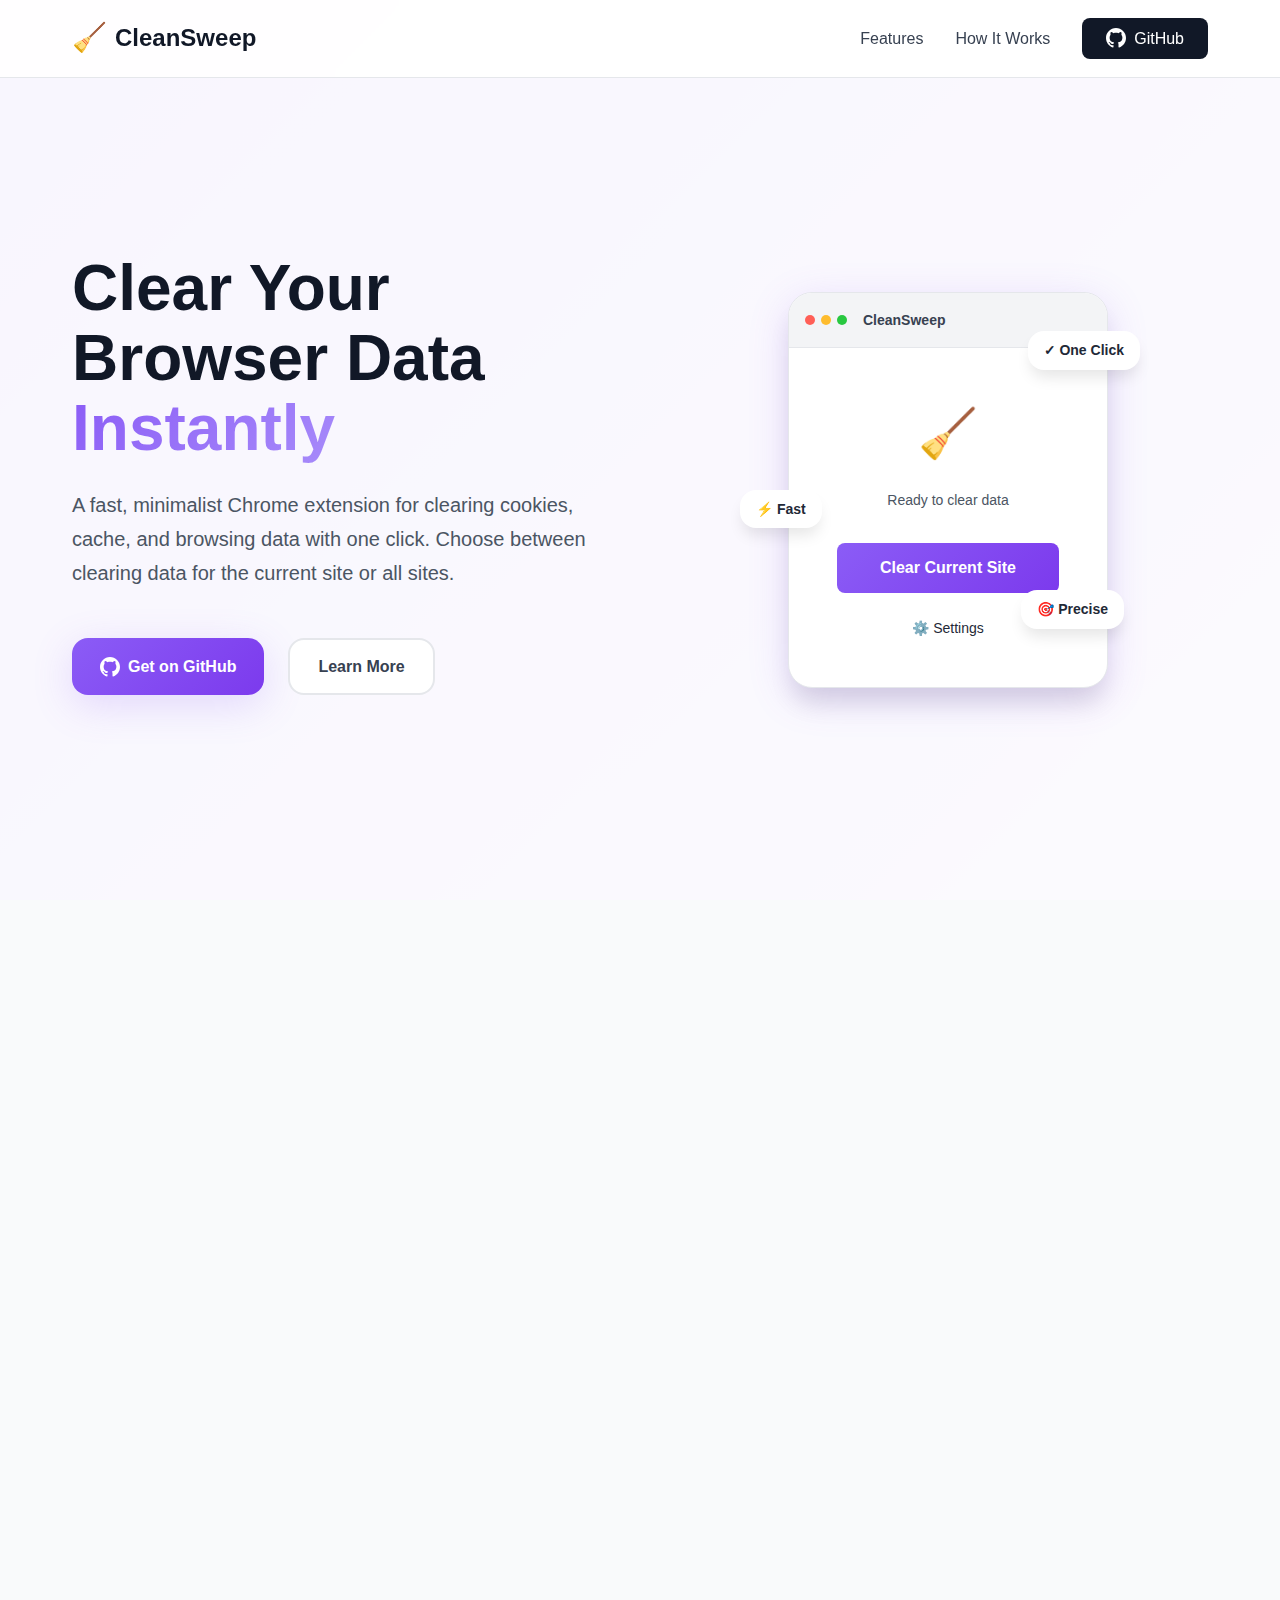
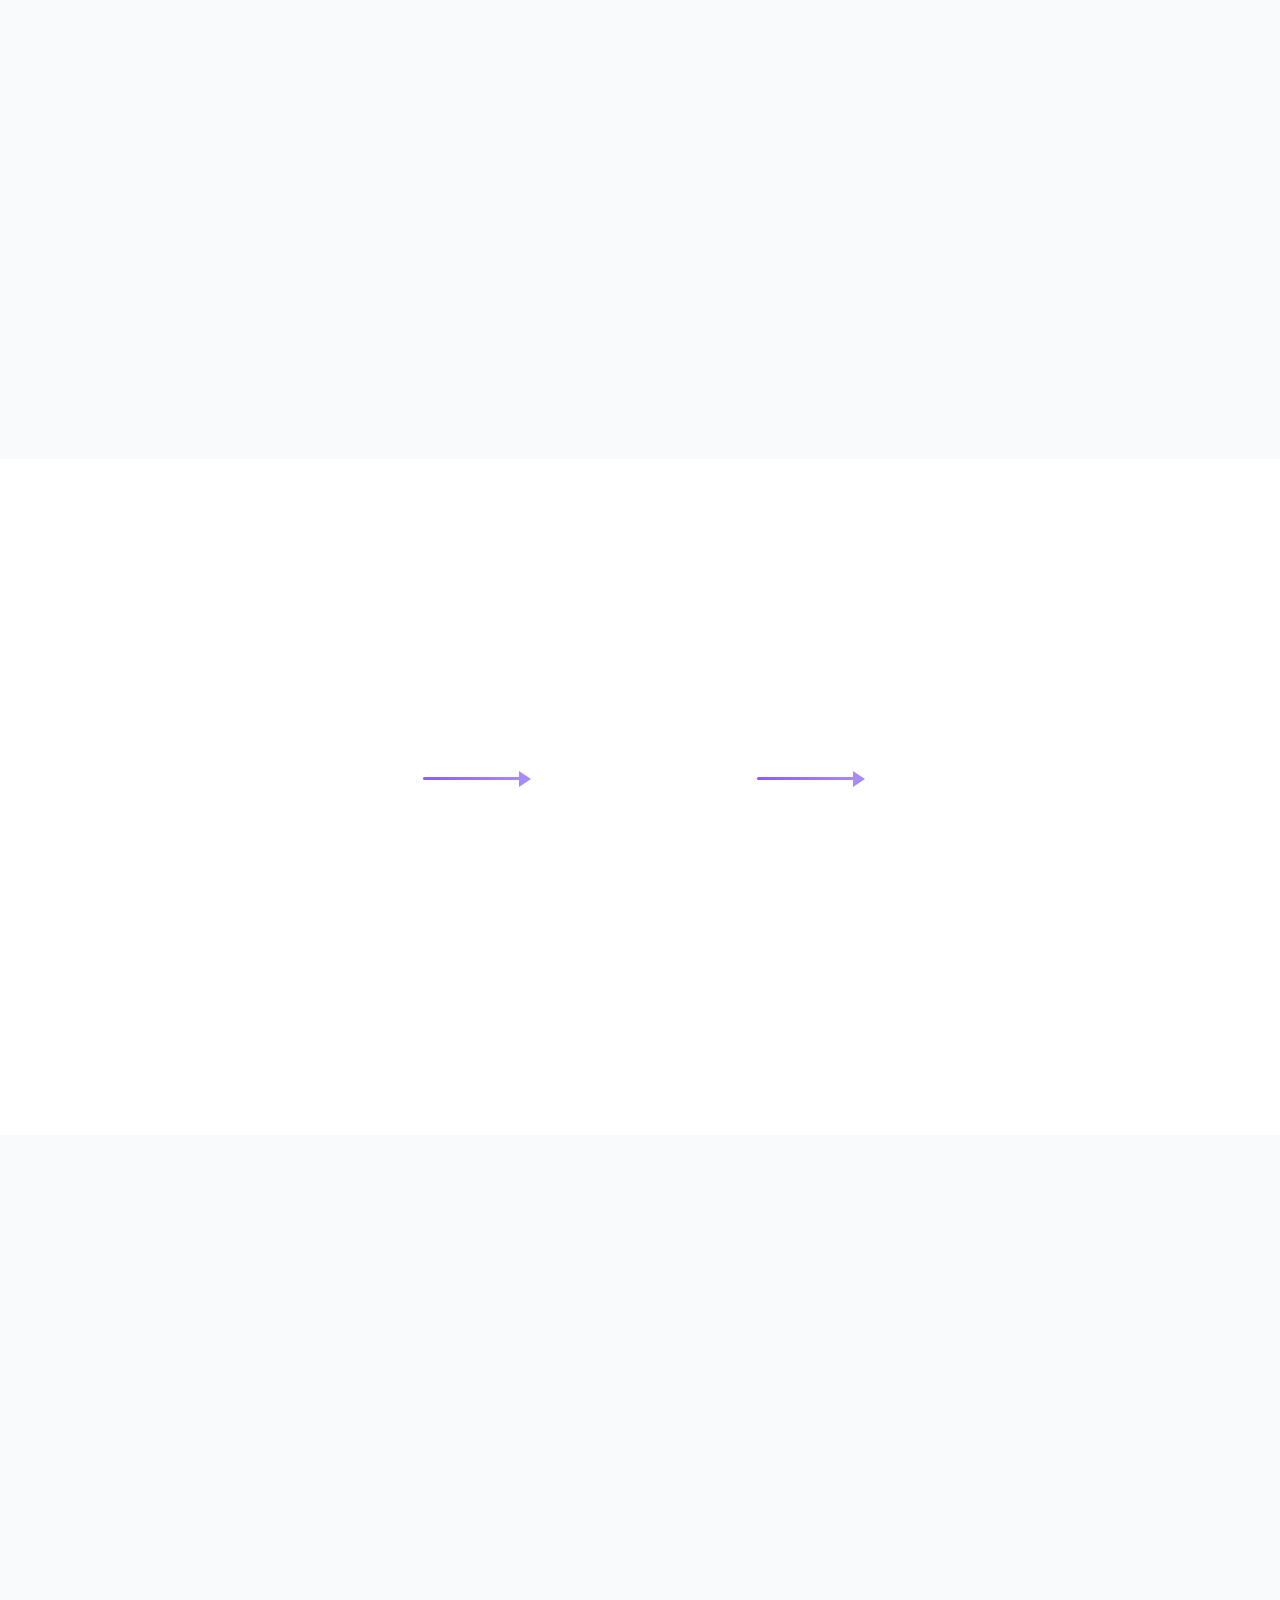
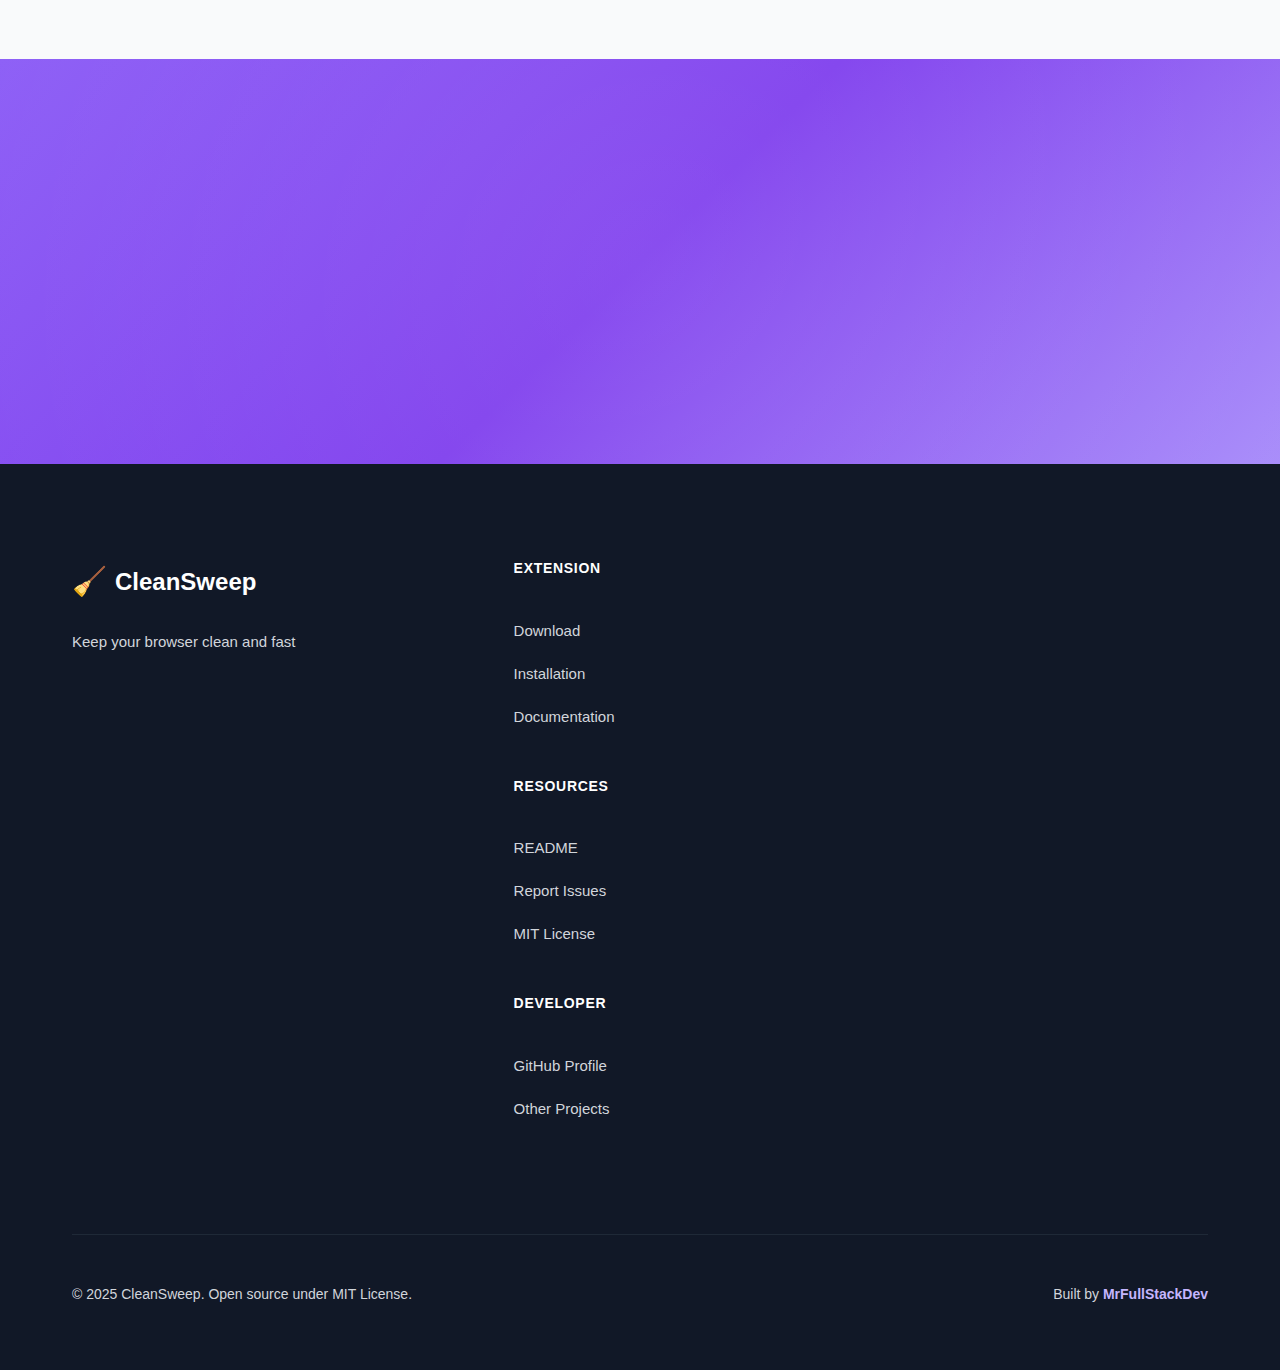
<file: docs/index.html>
<!DOCTYPE html>
<html lang="en">
<head>
    <meta charset="UTF-8">
    <meta name="viewport" content="width=device-width, initial-scale=1.0">
    <meta name="description" content="CleanSweep - Clear cookies, cache & browsing data instantly with one click. A fast, minimalist Chrome extension.">
    <meta name="keywords" content="chrome extension, clear cache, clear cookies, browsing data, privacy">
    <meta name="author" content="MrFullStackDev">
    
    <!-- Open Graph / Social Media -->
    <meta property="og:type" content="website">
    <meta property="og:title" content="CleanSweep - Clear Cache & Cookies Instantly">
    <meta property="og:description" content="A fast, minimalist Chrome extension for clearing cookies, cache, and browsing data with one click.">
    <meta property="og:url" content="https://mrfullstackdev.github.io/CleanSweep/">
    
    <title>CleanSweep - Clear Cache & Cookies Instantly</title>
    <link rel="stylesheet" href="styles.css">
    
    <!-- Favicons -->
    <link rel="icon" type="image/png" sizes="16x16" href="../icons/icon16.png">
    <link rel="icon" type="image/png" sizes="48x48" href="../icons/icon48.png">
    <link rel="icon" type="image/png" sizes="128x128" href="../icons/icon128.png">
    <link rel="apple-touch-icon" sizes="128x128" href="../icons/icon128.png">
</head>
<body>
    <!-- Navigation -->
    <nav class="nav">
        <div class="nav-container">
            <div class="nav-logo">
                <span class="logo-icon">🧹</span>
                <span class="logo-text">CleanSweep</span>
            </div>
            <div class="nav-links">
                <a href="#features" class="nav-link">Features</a>
                <a href="#how-it-works" class="nav-link">How It Works</a>
                <a href="https://github.com/MrFullStackDev/CleanSweep" target="_blank" rel="noopener noreferrer" class="nav-link nav-link-github">
                    <svg width="20" height="20" viewBox="0 0 24 24" fill="currentColor">
                        <path d="M12 0c-6.626 0-12 5.373-12 12 0 5.302 3.438 9.8 8.207 11.387.599.111.793-.261.793-.577v-2.234c-3.338.726-4.033-1.416-4.033-1.416-.546-1.387-1.333-1.756-1.333-1.756-1.089-.745.083-.729.083-.729 1.205.084 1.839 1.237 1.839 1.237 1.07 1.834 2.807 1.304 3.492.997.107-.775.418-1.305.762-1.604-2.665-.305-5.467-1.334-5.467-5.931 0-1.311.469-2.381 1.236-3.221-.124-.303-.535-1.524.117-3.176 0 0 1.008-.322 3.301 1.23.957-.266 1.983-.399 3.003-.404 1.02.005 2.047.138 3.006.404 2.291-1.552 3.297-1.23 3.297-1.23.653 1.653.242 2.874.118 3.176.77.84 1.235 1.911 1.235 3.221 0 4.609-2.807 5.624-5.479 5.921.43.372.823 1.102.823 2.222v3.293c0 .319.192.694.801.576 4.765-1.589 8.199-6.086 8.199-11.386 0-6.627-5.373-12-12-12z"/>
                    </svg>
                    GitHub
                </a>
            </div>
        </div>
    </nav>

    <!-- Hero Section -->
    <section class="hero">
        <div class="hero-background"></div>
        <div class="container hero-container">
            <div class="hero-content fade-in">
                <h1 class="hero-title">
                    Clear Your Browser Data
                    <span class="gradient-text">Instantly</span>
                </h1>
                <p class="hero-subtitle">
                    A fast, minimalist Chrome extension for clearing cookies, cache, and browsing data with one click. Choose between clearing data for the current site or all sites.
                </p>
                <div class="hero-cta">
                    <a href="https://github.com/MrFullStackDev/CleanSweep" target="_blank" rel="noopener noreferrer" class="btn btn-primary">
                        <svg width="20" height="20" viewBox="0 0 24 24" fill="currentColor">
                            <path d="M12 0c-6.626 0-12 5.373-12 12 0 5.302 3.438 9.8 8.207 11.387.599.111.793-.261.793-.577v-2.234c-3.338.726-4.033-1.416-4.033-1.416-.546-1.387-1.333-1.756-1.333-1.756-1.089-.745.083-.729.083-.729 1.205.084 1.839 1.237 1.839 1.237 1.07 1.834 2.807 1.304 3.492.997.107-.775.418-1.305.762-1.604-2.665-.305-5.467-1.334-5.467-5.931 0-1.311.469-2.381 1.236-3.221-.124-.303-.535-1.524.117-3.176 0 0 1.008-.322 3.301 1.23.957-.266 1.983-.399 3.003-.404 1.02.005 2.047.138 3.006.404 2.291-1.552 3.297-1.23 3.297-1.23.653 1.653.242 2.874.118 3.176.77.84 1.235 1.911 1.235 3.221 0 4.609-2.807 5.624-5.479 5.921.43.372.823 1.102.823 2.222v3.293c0 .319.192.694.801.576 4.765-1.589 8.199-6.086 8.199-11.386 0-6.627-5.373-12-12-12z"/>
                        </svg>
                        Get on GitHub
                    </a>
                    <a href="#how-it-works" class="btn btn-secondary">Learn More</a>
                </div>
            </div>
            <div class="hero-visual fade-in-delay">
                <div class="extension-mockup">
                    <div class="mockup-window">
                        <div class="mockup-header">
                            <div class="mockup-dots">
                                <span></span>
                                <span></span>
                                <span></span>
                            </div>
                            <div class="mockup-title">CleanSweep</div>
                        </div>
                        <div class="mockup-content">
                            <div class="mockup-icon">🧹</div>
                            <div class="mockup-text">Ready to clear data</div>
                            <div class="mockup-button">Clear Current Site</div>
                            <div class="mockup-settings">⚙️ Settings</div>
                        </div>
                    </div>
                    <div class="floating-badge badge-1">✓ One Click</div>
                    <div class="floating-badge badge-2">⚡ Fast</div>
                    <div class="floating-badge badge-3">🎯 Precise</div>
                </div>
            </div>
        </div>
    </section>

    <!-- Features Section -->
    <section id="features" class="features">
        <div class="container">
            <div class="section-header fade-in-up">
                <h2 class="section-title">Powerful Yet Simple</h2>
                <p class="section-subtitle">Everything you need to keep your browser clean and fast</p>
            </div>
            <div class="features-grid">
                <div class="feature-card fade-in-up">
                    <div class="feature-icon">⚡</div>
                    <h3 class="feature-title">One-Click Clearing</h3>
                    <p class="feature-description">Click the extension icon to instantly clear selected data. No confirmation dialogs, no interruptions.</p>
                </div>
                <div class="feature-card fade-in-up">
                    <div class="feature-icon">🎯</div>
                    <h3 class="feature-title">Flexible Scope</h3>
                    <p class="feature-description">Choose between clearing data for the current site only or all sites. You're in control.</p>
                </div>
                <div class="feature-card fade-in-up">
                    <div class="feature-icon">🔧</div>
                    <h3 class="feature-title">Customizable Data Types</h3>
                    <p class="feature-description">Select what to clear: cookies, cache, local storage, session storage, IndexedDB, service workers, and browsing history.</p>
                </div>
                <div class="feature-card fade-in-up">
                    <div class="feature-icon">🔄</div>
                    <h3 class="feature-title">Auto Page Reload</h3>
                    <p class="feature-description">Page automatically reloads after clearing to show immediate effect. See the changes instantly.</p>
                </div>
                <div class="feature-card fade-in-up">
                    <div class="feature-icon">🎨</div>
                    <h3 class="feature-title">Modern Design</h3>
                    <p class="feature-description">Clean, minimalist interface following latest design principles. Beautiful and functional.</p>
                </div>
                <div class="feature-card fade-in-up">
                    <div class="feature-icon">🔒</div>
                    <h3 class="feature-title">Privacy First</h3>
                    <p class="feature-description">No data collection, no analytics, no external connections. All operations are performed locally.</p>
                </div>
            </div>
        </div>
    </section>

    <!-- How It Works Section -->
    <section id="how-it-works" class="how-it-works">
        <div class="container">
            <div class="section-header fade-in-up">
                <h2 class="section-title">How It Works</h2>
                <p class="section-subtitle">Get started in three simple steps</p>
            </div>
            <div class="steps">
                <div class="step fade-in-up">
                    <div class="step-number">1</div>
                    <div class="step-content">
                        <h3 class="step-title">Install the Extension</h3>
                        <p class="step-description">Download from GitHub and load it in Chrome Developer Mode. Pin it to your toolbar for easy access.</p>
                    </div>
                </div>
                <div class="step-connector"></div>
                <div class="step fade-in-up">
                    <div class="step-number">2</div>
                    <div class="step-content">
                        <h3 class="step-title">Configure Your Preferences</h3>
                        <p class="step-description">Click the extension icon and open Settings. Choose your clearing scope and select which data types to clear.</p>
                    </div>
                </div>
                <div class="step-connector"></div>
                <div class="step fade-in-up">
                    <div class="step-number">3</div>
                    <div class="step-content">
                        <h3 class="step-title">Click to Clear</h3>
                        <p class="step-description">Simply click the extension icon whenever you want to clear data. A success badge appears and the page reloads automatically.</p>
                    </div>
                </div>
            </div>
        </div>
    </section>

    <!-- Tech Stack Section -->
    <section class="tech-stack">
        <div class="container">
            <div class="tech-content fade-in-up">
                <h2 class="section-title">Built with Modern Technology</h2>
                <div class="tech-badges">
                    <span class="tech-badge">Manifest V3</span>
                    <span class="tech-badge">Service Workers</span>
                    <span class="tech-badge">Chrome Storage API</span>
                    <span class="tech-badge">Pure CSS</span>
                    <span class="tech-badge">No Dependencies</span>
                    <span class="tech-badge">Open Source</span>
                </div>
                <p class="tech-description">
                    Built with Chrome Extension Manifest V3, the latest standard for browser extensions. 
                    Lightweight, fast, and secure with zero external dependencies.
                </p>
            </div>
        </div>
    </section>

    <!-- CTA Section -->
    <section class="cta">
        <div class="container">
            <div class="cta-content fade-in-up">
                <h2 class="cta-title">Ready to Clean Up?</h2>
                <p class="cta-subtitle">Start clearing your browser data instantly. Free and open source forever.</p>
                <div class="cta-buttons">
                    <a href="https://github.com/MrFullStackDev/CleanSweep" target="_blank" rel="noopener noreferrer" class="btn btn-primary btn-large">
                        <svg width="24" height="24" viewBox="0 0 24 24" fill="currentColor">
                            <path d="M12 0c-6.626 0-12 5.373-12 12 0 5.302 3.438 9.8 8.207 11.387.599.111.793-.261.793-.577v-2.234c-3.338.726-4.033-1.416-4.033-1.416-.546-1.387-1.333-1.756-1.333-1.756-1.089-.745.083-.729.083-.729 1.205.084 1.839 1.237 1.839 1.237 1.07 1.834 2.807 1.304 3.492.997.107-.775.418-1.305.762-1.604-2.665-.305-5.467-1.334-5.467-5.931 0-1.311.469-2.381 1.236-3.221-.124-.303-.535-1.524.117-3.176 0 0 1.008-.322 3.301 1.23.957-.266 1.983-.399 3.003-.404 1.02.005 2.047.138 3.006.404 2.291-1.552 3.297-1.23 3.297-1.23.653 1.653.242 2.874.118 3.176.77.84 1.235 1.911 1.235 3.221 0 4.609-2.807 5.624-5.479 5.921.43.372.823 1.102.823 2.222v3.293c0 .319.192.694.801.576 4.765-1.589 8.199-6.086 8.199-11.386 0-6.627-5.373-12-12-12z"/>
                        </svg>
                        View on GitHub
                    </a>
                    <a href="https://github.com/MrFullStackDev/CleanSweep#installation" target="_blank" rel="noopener noreferrer" class="btn btn-secondary btn-large">
                        Installation Guide
                    </a>
                </div>
            </div>
        </div>
    </section>

    <!-- Footer -->
    <footer class="footer">
        <div class="container">
            <div class="footer-content">
                <div class="footer-brand">
                    <div class="footer-logo">
                        <span class="logo-icon">🧹</span>
                        <span class="logo-text">CleanSweep</span>
                    </div>
                    <p class="footer-tagline">Keep your browser clean and fast</p>
                </div>
                <div class="footer-links">
                    <div class="footer-column">
                        <h4 class="footer-heading">Extension</h4>
                        <a href="https://github.com/MrFullStackDev/CleanSweep" target="_blank" rel="noopener noreferrer" class="footer-link">Download</a>
                        <a href="https://github.com/MrFullStackDev/CleanSweep#installation" target="_blank" rel="noopener noreferrer" class="footer-link">Installation</a>
                        <a href="https://github.com/MrFullStackDev/CleanSweep#usage" target="_blank" rel="noopener noreferrer" class="footer-link">Documentation</a>
                    </div>
                    <div class="footer-column">
                        <h4 class="footer-heading">Resources</h4>
                        <a href="https://github.com/MrFullStackDev/CleanSweep/blob/main/README.md" target="_blank" rel="noopener noreferrer" class="footer-link">README</a>
                        <a href="https://github.com/MrFullStackDev/CleanSweep/issues" target="_blank" rel="noopener noreferrer" class="footer-link">Report Issues</a>
                        <a href="https://github.com/MrFullStackDev/CleanSweep/blob/main/LICENSE" target="_blank" rel="noopener noreferrer" class="footer-link">MIT License</a>
                    </div>
                    <div class="footer-column">
                        <h4 class="footer-heading">Developer</h4>
                        <a href="https://github.com/MrFullStackDev" target="_blank" rel="noopener noreferrer" class="footer-link">GitHub Profile</a>
                        <a href="https://github.com/MrFullStackDev?tab=repositories" target="_blank" rel="noopener noreferrer" class="footer-link">Other Projects</a>
                    </div>
                </div>
            </div>
            <div class="footer-bottom">
                <p class="footer-copyright">
                    &copy; 2025 CleanSweep. Open source under MIT License.
                </p>
                <p class="footer-credit">
                    Built by <a href="https://github.com/MrFullStackDev" target="_blank" rel="noopener noreferrer" class="footer-author">MrFullStackDev</a>
                </p>
            </div>
        </div>
    </footer>

    <script src="script.js"></script>
</body>
</html>
</file>
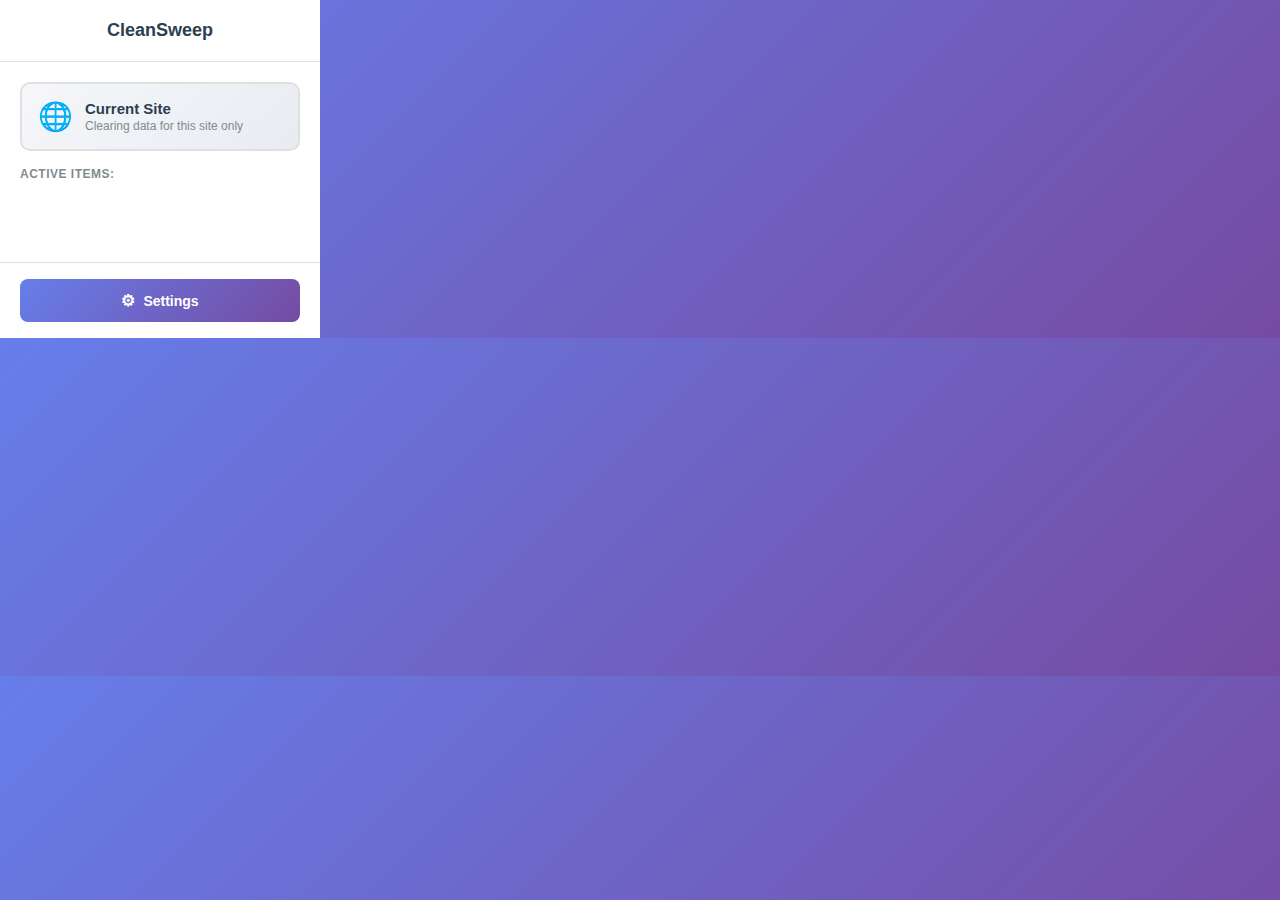
<file: popup/popup.html>
<!DOCTYPE html>
<html lang="en">
<head>
  <meta charset="UTF-8">
  <meta name="viewport" content="width=device-width, initial-scale=1.0">
  <title>CleanSweep</title>
  <link rel="stylesheet" href="popup.css">
</head>
<body>
  <div class="popup-container">
    <div class="header">
      <h1>CleanSweep</h1>
    </div>

    <div class="content">
      <div class="mode-indicator" id="modeIndicator">
        <div class="mode-icon">🌐</div>
        <div class="mode-text">
          <strong id="modeTitle">Current Site</strong>
          <span id="modeDescription">Clearing data for this site only</span>
        </div>
      </div>

      <div class="info-section" id="activeItems">
        <div class="info-label">Active Items:</div>
        <div class="items-list" id="itemsList"></div>
      </div>

      <div class="status-section" id="statusSection">
        <div class="status-icon">✓</div>
        <div class="status-text">Data cleared successfully!</div>
      </div>

      <div class="last-cleared" id="lastCleared"></div>
    </div>

    <div class="footer">
      <button class="settings-btn" id="settingsBtn">
        <span class="settings-icon">⚙</span>
        Settings
      </button>
    </div>
  </div>

  <script src="popup.js"></script>
</body>
</html>
</file>
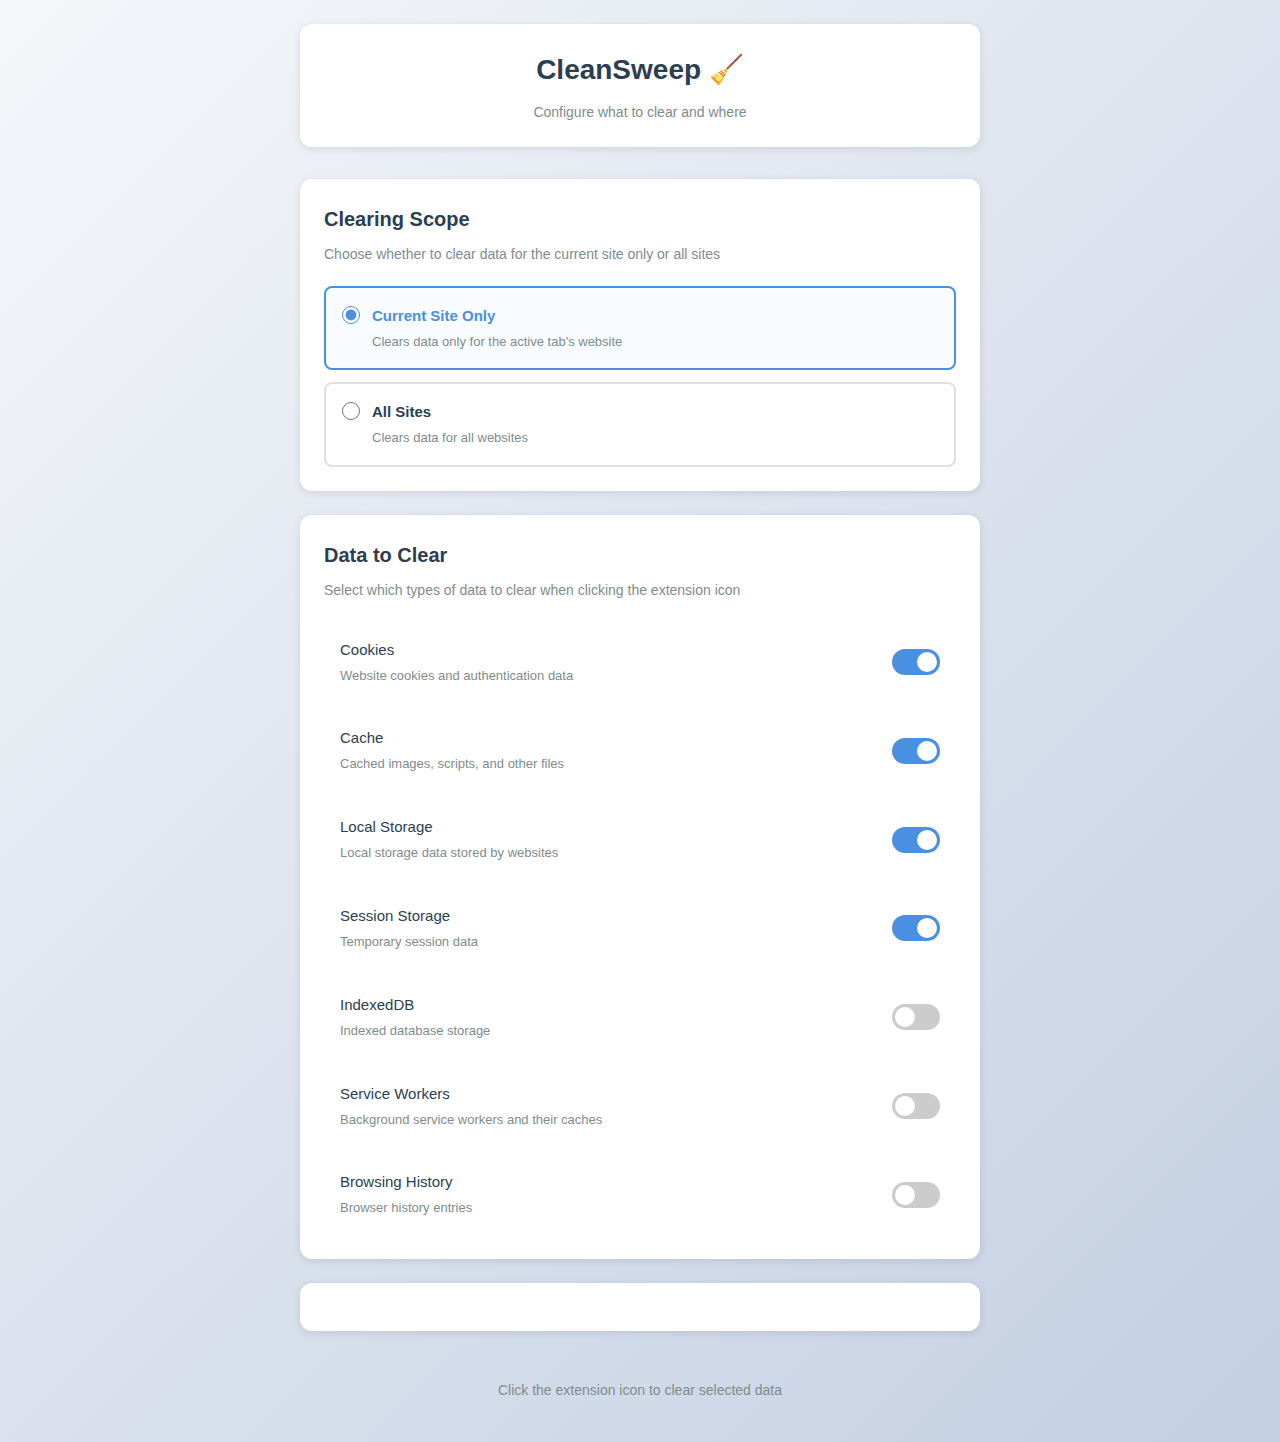
<file: settings/settings.html>
<!DOCTYPE html>
<html lang="en">
<head>
  <meta charset="UTF-8">
  <meta name="viewport" content="width=device-width, initial-scale=1.0">
  <title>CleanSweep - Settings</title>
  <link rel="stylesheet" href="settings.css">
</head>
<body>
  <div class="container">
    <header>
      <h1>CleanSweep 🧹</h1>
      <p class="subtitle">Configure what to clear and where</p>
    </header>

    <main>
      <!-- Scope Selection -->
      <section class="card">
        <h2>Clearing Scope</h2>
        <p class="description">Choose whether to clear data for the current site only or all sites</p>
        
        <div class="radio-group">
          <label class="radio-option">
            <input type="radio" name="scope" value="current" id="scopeCurrent">
            <span class="radio-label">
              <strong>Current Site Only</strong>
              <small>Clears data only for the active tab's website</small>
            </span>
          </label>
          
          <label class="radio-option">
            <input type="radio" name="scope" value="all" id="scopeAll">
            <span class="radio-label">
              <strong>All Sites</strong>
              <small>Clears data for all websites</small>
            </span>
          </label>
        </div>
      </section>

      <!-- Data Types to Clear -->
      <section class="card">
        <h2>Data to Clear</h2>
        <p class="description">Select which types of data to clear when clicking the extension icon</p>
        
        <div class="toggle-list">
          <label class="toggle-item">
            <div class="toggle-info">
              <strong>Cookies</strong>
              <small>Website cookies and authentication data</small>
            </div>
            <label class="switch">
              <input type="checkbox" id="clearCookies">
              <span class="slider"></span>
            </label>
          </label>

          <label class="toggle-item">
            <div class="toggle-info">
              <strong>Cache</strong>
              <small>Cached images, scripts, and other files</small>
            </div>
            <label class="switch">
              <input type="checkbox" id="clearCache">
              <span class="slider"></span>
            </label>
          </label>

          <label class="toggle-item">
            <div class="toggle-info">
              <strong>Local Storage</strong>
              <small>Local storage data stored by websites</small>
            </div>
            <label class="switch">
              <input type="checkbox" id="clearLocalStorage">
              <span class="slider"></span>
            </label>
          </label>

          <label class="toggle-item">
            <div class="toggle-info">
              <strong>Session Storage</strong>
              <small>Temporary session data</small>
            </div>
            <label class="switch">
              <input type="checkbox" id="clearSessionStorage">
              <span class="slider"></span>
            </label>
          </label>

          <label class="toggle-item">
            <div class="toggle-info">
              <strong>IndexedDB</strong>
              <small>Indexed database storage</small>
            </div>
            <label class="switch">
              <input type="checkbox" id="clearIndexedDB">
              <span class="slider"></span>
            </label>
          </label>

          <label class="toggle-item">
            <div class="toggle-info">
              <strong>Service Workers</strong>
              <small>Background service workers and their caches</small>
            </div>
            <label class="switch">
              <input type="checkbox" id="clearServiceWorkers">
              <span class="slider"></span>
            </label>
          </label>

          <label class="toggle-item">
            <div class="toggle-info">
              <strong>Browsing History</strong>
              <small>Browser history entries</small>
            </div>
            <label class="switch">
              <input type="checkbox" id="clearHistory">
              <span class="slider"></span>
            </label>
          </label>
        </div>
      </section>

      <!-- Status -->
      <section class="card status-card">
        <div id="statusMessage" class="status-message"></div>
        <div id="lastCleared" class="last-cleared"></div>
      </section>
    </main>

    <footer>
      <p>Click the extension icon to clear selected data</p>
    </footer>
  </div>

  <script src="settings.js"></script>
</body>
</html>
</file>
<file: popup/popup.css>
* {
  margin: 0;
  padding: 0;
  box-sizing: border-box;
}

body {
  font-family: -apple-system, BlinkMacSystemFont, 'Segoe UI', Roboto, Oxygen, Ubuntu, Cantarell, sans-serif;
  width: 320px;
  background: linear-gradient(135deg, #667eea 0%, #764ba2 100%);
  color: #2c3e50;
}

.popup-container {
  display: flex;
  flex-direction: column;
}

.header {
  background: white;
  padding: 20px;
  text-align: center;
  border-bottom: 1px solid #e0e0e0;
}

.header h1 {
  font-size: 18px;
  font-weight: 600;
  color: #2c3e50;
}

.content {
  background: white;
  padding: 20px;
  min-height: 200px;
}

/* Mode Indicator */
.mode-indicator {
  display: flex;
  align-items: center;
  gap: 12px;
  padding: 16px;
  background: linear-gradient(135deg, #f5f7fa 0%, #e8ecf1 100%);
  border-radius: 10px;
  margin-bottom: 16px;
  border: 2px solid #e0e0e0;
}

.mode-icon {
  font-size: 28px;
  line-height: 1;
}

.mode-text {
  display: flex;
  flex-direction: column;
  gap: 2px;
  flex: 1;
}

.mode-text strong {
  font-size: 15px;
  font-weight: 600;
  color: #2c3e50;
}

.mode-text span {
  font-size: 12px;
  color: #7f8c8d;
}

/* Info Section */
.info-section {
  margin-bottom: 16px;
}

.info-label {
  font-size: 12px;
  font-weight: 600;
  color: #7f8c8d;
  text-transform: uppercase;
  letter-spacing: 0.5px;
  margin-bottom: 8px;
}

.items-list {
  display: flex;
  flex-wrap: wrap;
  gap: 6px;
}

.item-badge {
  background: #4A90E2;
  color: white;
  padding: 4px 10px;
  border-radius: 12px;
  font-size: 11px;
  font-weight: 500;
}

/* Status Section */
.status-section {
  display: none;
  align-items: center;
  gap: 10px;
  padding: 12px;
  background: #d4edda;
  border: 1px solid #c3e6cb;
  border-radius: 8px;
  margin-bottom: 16px;
  animation: slideIn 0.3s ease-out;
}

.status-section.show {
  display: flex;
}

.status-icon {
  font-size: 20px;
  color: #155724;
}

.status-text {
  font-size: 13px;
  font-weight: 500;
  color: #155724;
  flex: 1;
}

/* Last Cleared */
.last-cleared {
  font-size: 11px;
  color: #7f8c8d;
  text-align: center;
  padding-top: 8px;
  border-top: 1px solid #e0e0e0;
  line-height: 1.4;
  max-height: 60px;
  overflow-y: auto;
}

.last-cleared:empty {
  display: none;
}

/* Footer */
.footer {
  background: white;
  padding: 16px 20px;
  border-top: 1px solid #e0e0e0;
}

.settings-btn {
  width: 100%;
  display: flex;
  align-items: center;
  justify-content: center;
  gap: 8px;
  padding: 12px;
  background: linear-gradient(135deg, #667eea 0%, #764ba2 100%);
  color: white;
  border: none;
  border-radius: 8px;
  font-size: 14px;
  font-weight: 600;
  cursor: pointer;
  transition: all 0.2s;
  font-family: inherit;
}

.settings-btn:hover {
  transform: translateY(-1px);
  box-shadow: 0 4px 12px rgba(102, 126, 234, 0.4);
}

.settings-btn:active {
  transform: translateY(0);
}

.settings-icon {
  font-size: 16px;
}

/* Animations */
@keyframes slideIn {
  from {
    opacity: 0;
    transform: translateY(-10px);
  }
  to {
    opacity: 1;
    transform: translateY(0);
  }
}

@keyframes fadeIn {
  from {
    opacity: 0;
  }
  to {
    opacity: 1;
  }
}

.popup-container {
  animation: fadeIn 0.2s ease-out;
}

/* Loading State */
.loading {
  display: flex;
  align-items: center;
  justify-content: center;
  padding: 20px;
  color: #7f8c8d;
  font-size: 13px;
}

.loading::after {
  content: '...';
  animation: dots 1.5s steps(3, end) infinite;
}

@keyframes dots {
  0%, 20% {
    content: '.';
  }
  40% {
    content: '..';
  }
  60%, 100% {
    content: '...';
  }
}
</file>
<file: settings/settings.css>
* {
  margin: 0;
  padding: 0;
  box-sizing: border-box;
}

body {
  font-family: -apple-system, BlinkMacSystemFont, 'Segoe UI', Roboto, Oxygen, Ubuntu, Cantarell, sans-serif;
  background: linear-gradient(135deg, #f5f7fa 0%, #c3cfe2 100%);
  color: #2c3e50;
  line-height: 1.6;
  min-height: 100vh;
  padding: 24px;
}

.container {
  max-width: 680px;
  margin: 0 auto;
}

header {
  text-align: center;
  margin-bottom: 32px;
  padding: 24px;
  background: white;
  border-radius: 12px;
  box-shadow: 0 2px 8px rgba(0, 0, 0, 0.1);
}

h1 {
  font-size: 28px;
  font-weight: 600;
  color: #2c3e50;
  margin-bottom: 8px;
}

.subtitle {
  color: #7f8c8d;
  font-size: 14px;
}

main {
  display: flex;
  flex-direction: column;
  gap: 24px;
}

.card {
  background: white;
  border-radius: 12px;
  padding: 24px;
  box-shadow: 0 2px 8px rgba(0, 0, 0, 0.1);
  transition: transform 0.2s, box-shadow 0.2s;
}

.card:hover {
  transform: translateY(-2px);
  box-shadow: 0 4px 12px rgba(0, 0, 0, 0.15);
}

h2 {
  font-size: 20px;
  font-weight: 600;
  color: #2c3e50;
  margin-bottom: 8px;
}

.description {
  color: #7f8c8d;
  font-size: 14px;
  margin-bottom: 20px;
}

/* Radio Group */
.radio-group {
  display: flex;
  flex-direction: column;
  gap: 12px;
}

.radio-option {
  display: flex;
  align-items: flex-start;
  padding: 16px;
  border: 2px solid #e0e0e0;
  border-radius: 8px;
  cursor: pointer;
  transition: all 0.2s;
}

.radio-option:hover {
  border-color: #4A90E2;
  background: #f8fbff;
}

.radio-option input[type="radio"] {
  margin-top: 2px;
  margin-right: 12px;
  width: 18px;
  height: 18px;
  cursor: pointer;
  accent-color: #4A90E2;
}

.radio-option input[type="radio"]:checked ~ .radio-label {
  color: #4A90E2;
}

.radio-option:has(input:checked) {
  border-color: #4A90E2;
  background: #f8fbff;
}

.radio-label {
  display: flex;
  flex-direction: column;
  gap: 4px;
  flex: 1;
}

.radio-label strong {
  font-size: 15px;
  font-weight: 600;
}

.radio-label small {
  font-size: 13px;
  color: #7f8c8d;
}

/* Toggle List */
.toggle-list {
  display: flex;
  flex-direction: column;
  gap: 8px;
}

.toggle-item {
  display: flex;
  justify-content: space-between;
  align-items: center;
  padding: 16px;
  border-radius: 8px;
  cursor: pointer;
  transition: background 0.2s;
}

.toggle-item:hover {
  background: #f8f9fa;
}

.toggle-info {
  display: flex;
  flex-direction: column;
  gap: 4px;
  flex: 1;
}

.toggle-info strong {
  font-size: 15px;
  font-weight: 500;
  color: #2c3e50;
}

.toggle-info small {
  font-size: 13px;
  color: #7f8c8d;
}

/* Toggle Switch */
.switch {
  position: relative;
  display: inline-block;
  width: 48px;
  height: 26px;
  flex-shrink: 0;
}

.switch input {
  opacity: 0;
  width: 0;
  height: 0;
}

.slider {
  position: absolute;
  cursor: pointer;
  top: 0;
  left: 0;
  right: 0;
  bottom: 0;
  background-color: #ccc;
  transition: 0.3s;
  border-radius: 26px;
}

.slider:before {
  position: absolute;
  content: "";
  height: 20px;
  width: 20px;
  left: 3px;
  bottom: 3px;
  background-color: white;
  transition: 0.3s;
  border-radius: 50%;
}

input:checked + .slider {
  background-color: #4A90E2;
}

input:checked + .slider:before {
  transform: translateX(22px);
}

/* Status Card */
.status-card {
  text-align: center;
}

.status-message {
  padding: 12px;
  border-radius: 6px;
  font-size: 14px;
  font-weight: 500;
  margin-bottom: 8px;
  transition: all 0.3s;
}

.status-message.success {
  background: #d4edda;
  color: #155724;
  border: 1px solid #c3e6cb;
}

.status-message.error {
  background: #f8d7da;
  color: #721c24;
  border: 1px solid #f5c6cb;
}

.status-message:empty {
  display: none;
}

.last-cleared {
  font-size: 13px;
  color: #7f8c8d;
}

.last-cleared:empty {
  display: none;
}

footer {
  text-align: center;
  margin-top: 32px;
  padding: 16px;
  color: #7f8c8d;
  font-size: 14px;
}

/* Animations */
@keyframes fadeIn {
  from {
    opacity: 0;
    transform: translateY(-10px);
  }
  to {
    opacity: 1;
    transform: translateY(0);
  }
}

.card {
  animation: fadeIn 0.3s ease-out;
}

.card:nth-child(1) {
  animation-delay: 0.1s;
}

.card:nth-child(2) {
  animation-delay: 0.2s;
}

.card:nth-child(3) {
  animation-delay: 0.3s;
}
</file>
<file: docs/styles.css>
/* ===================================
   CSS Reset & Base Styles
   =================================== */
   
* {
    margin: 0;
    padding: 0;
    box-sizing: border-box;
}

:root {
    /* Purple Gradient Theme Colors */
    --primary: #8B5CF6;
    --primary-dark: #7C3AED;
    --primary-light: #A78BFA;
    --accent: #A78BFA;
    --accent-light: #C4B5FD;
    
    /* Neutral Colors */
    --white: #FFFFFF;
    --gray-50: #F9FAFB;
    --gray-100: #F3F4F6;
    --gray-200: #E5E7EB;
    --gray-300: #D1D5DB;
    --gray-600: #4B5563;
    --gray-700: #374151;
    --gray-800: #1F2937;
    --gray-900: #111827;
    --black: #000000;
    
    /* Spacing */
    --spacing-xs: 0.5rem;
    --spacing-sm: 1rem;
    --spacing-md: 1.5rem;
    --spacing-lg: 2rem;
    --spacing-xl: 3rem;
    --spacing-2xl: 4rem;
    --spacing-3xl: 6rem;
    
    /* Typography */
    --font-system: -apple-system, BlinkMacSystemFont, "Segoe UI", Roboto, "Helvetica Neue", Arial, sans-serif;
    
    /* Border Radius */
    --radius-sm: 0.5rem;
    --radius-md: 1rem;
    --radius-lg: 1.5rem;
    --radius-xl: 2rem;
    
    /* Shadows */
    --shadow-sm: 0 1px 2px 0 rgba(0, 0, 0, 0.05);
    --shadow-md: 0 4px 6px -1px rgba(0, 0, 0, 0.1);
    --shadow-lg: 0 10px 15px -3px rgba(0, 0, 0, 0.1);
    --shadow-xl: 0 20px 25px -5px rgba(0, 0, 0, 0.1);
    --shadow-purple: 0 10px 40px rgba(139, 92, 246, 0.2);
    
    /* Transitions */
    --transition-fast: 150ms ease-in-out;
    --transition-base: 300ms ease-in-out;
    --transition-slow: 500ms ease-in-out;
}

html {
    scroll-behavior: smooth;
}

body {
    font-family: var(--font-system);
    font-size: 16px;
    line-height: 1.6;
    color: var(--gray-800);
    background-color: var(--white);
    overflow-x: hidden;
}

/* ===================================
   Typography
   =================================== */

h1, h2, h3, h4, h5, h6 {
    font-weight: 700;
    line-height: 1.2;
    margin-bottom: var(--spacing-sm);
}

h1 { font-size: 3.5rem; }
h2 { font-size: 2.5rem; }
h3 { font-size: 1.75rem; }
h4 { font-size: 1.25rem; }

@media (max-width: 768px) {
    h1 { font-size: 2.5rem; }
    h2 { font-size: 2rem; }
    h3 { font-size: 1.5rem; }
}

p {
    margin-bottom: var(--spacing-sm);
}

a {
    color: var(--primary);
    text-decoration: none;
    transition: color var(--transition-fast);
}

a:hover {
    color: var(--primary-dark);
}

/* ===================================
   Layout Utilities
   =================================== */

.container {
    max-width: 1200px;
    margin: 0 auto;
    padding: 0 var(--spacing-lg);
}

@media (max-width: 768px) {
    .container {
        padding: 0 var(--spacing-sm);
    }
}

/* ===================================
   Navigation
   =================================== */

.nav {
    position: fixed;
    top: 0;
    left: 0;
    right: 0;
    background: rgba(255, 255, 255, 0.9);
    backdrop-filter: blur(10px);
    border-bottom: 1px solid var(--gray-200);
    z-index: 1000;
    transition: all var(--transition-base);
}

.nav-container {
    max-width: 1200px;
    margin: 0 auto;
    padding: var(--spacing-sm) var(--spacing-lg);
    display: flex;
    justify-content: space-between;
    align-items: center;
}

.nav-logo {
    display: flex;
    align-items: center;
    gap: var(--spacing-xs);
    font-size: 1.5rem;
    font-weight: 700;
    color: var(--gray-900);
}

.logo-icon {
    font-size: 1.75rem;
}

.nav-links {
    display: flex;
    gap: var(--spacing-lg);
    align-items: center;
}

.nav-link {
    color: var(--gray-700);
    font-weight: 500;
    transition: color var(--transition-fast);
    display: flex;
    align-items: center;
    gap: var(--spacing-xs);
}

.nav-link:hover {
    color: var(--primary);
}

.nav-link-github {
    padding: var(--spacing-xs) var(--spacing-md);
    background: var(--gray-900);
    color: var(--white);
    border-radius: var(--radius-sm);
    transition: all var(--transition-fast);
}

.nav-link-github:hover {
    background: var(--primary);
    color: var(--white);
    transform: translateY(-2px);
}

@media (max-width: 768px) {
    .nav-container {
        padding: var(--spacing-sm);
    }
    
    .nav-links {
        gap: var(--spacing-sm);
    }
    
    .nav-link {
        font-size: 0.875rem;
    }
    
    .logo-text {
        display: none;
    }
}

/* ===================================
   Hero Section
   =================================== */

.hero {
    position: relative;
    min-height: 100vh;
    display: flex;
    align-items: center;
    padding-top: 80px;
    overflow: hidden;
}

.hero-background {
    position: absolute;
    inset: 0;
    background: linear-gradient(135deg, #8B5CF6 0%, #A78BFA 50%, #C4B5FD 100%);
    opacity: 0.05;
    z-index: -1;
}

.hero-background::before {
    content: '';
    position: absolute;
    top: -50%;
    left: -50%;
    width: 200%;
    height: 200%;
    background: radial-gradient(circle, rgba(139, 92, 246, 0.1) 0%, transparent 70%);
    animation: rotate 30s linear infinite;
}

@keyframes rotate {
    from { transform: rotate(0deg); }
    to { transform: rotate(360deg); }
}

.hero-container {
    display: grid;
    grid-template-columns: 1fr 1fr;
    gap: var(--spacing-3xl);
    align-items: center;
}

@media (max-width: 968px) {
    .hero-container {
        grid-template-columns: 1fr;
        gap: var(--spacing-xl);
        text-align: center;
    }
}

.hero-content {
    max-width: 600px;
}

.hero-title {
    font-size: 4rem;
    font-weight: 800;
    line-height: 1.1;
    margin-bottom: var(--spacing-md);
    color: var(--gray-900);
}

@media (max-width: 768px) {
    .hero-title {
        font-size: 2.75rem;
    }
}

.gradient-text {
    background: linear-gradient(135deg, var(--primary) 0%, var(--accent) 100%);
    -webkit-background-clip: text;
    -webkit-text-fill-color: transparent;
    background-clip: text;
    display: inline-block;
}

.hero-subtitle {
    font-size: 1.25rem;
    color: var(--gray-600);
    margin-bottom: var(--spacing-xl);
    line-height: 1.7;
}

.hero-cta {
    display: flex;
    gap: var(--spacing-md);
    margin-bottom: var(--spacing-lg);
}

@media (max-width: 768px) {
    .hero-cta {
        flex-direction: column;
        align-items: stretch;
    }
}

.hero-badge {
    display: flex;
    gap: var(--spacing-sm);
    align-items: center;
}

@media (max-width: 968px) {
    .hero-badge {
        justify-content: center;
    }
}

/* ===================================
   Buttons
   =================================== */

.btn {
    display: inline-flex;
    align-items: center;
    justify-content: center;
    gap: var(--spacing-xs);
    padding: 0.875rem 1.75rem;
    font-size: 1rem;
    font-weight: 600;
    border-radius: var(--radius-md);
    border: none;
    cursor: pointer;
    transition: all var(--transition-base);
    text-decoration: none;
}

.btn-primary {
    background: linear-gradient(135deg, var(--primary) 0%, var(--primary-dark) 100%);
    color: var(--white);
    box-shadow: var(--shadow-purple);
}

.btn-primary:hover {
    transform: translateY(-2px);
    box-shadow: 0 15px 50px rgba(139, 92, 246, 0.3);
    color: var(--white);
}

.btn-secondary {
    background: var(--white);
    color: var(--gray-700);
    border: 2px solid var(--gray-200);
}

.btn-secondary:hover {
    border-color: var(--primary);
    color: var(--primary);
    transform: translateY(-2px);
}

.btn-large {
    padding: 1.125rem 2.25rem;
    font-size: 1.125rem;
}

/* ===================================
   Badges
   =================================== */

.badge {
    display: inline-block;
    padding: 0.375rem 0.875rem;
    font-size: 0.875rem;
    font-weight: 600;
    border-radius: var(--radius-sm);
    background: var(--gray-100);
    color: var(--gray-700);
}

.badge-coming-soon {
    background: linear-gradient(135deg, var(--primary) 0%, var(--accent) 100%);
    color: var(--white);
}

/* ===================================
   Extension Mockup
   =================================== */

.hero-visual {
    position: relative;
    display: flex;
    justify-content: center;
    align-items: center;
}

.extension-mockup {
    position: relative;
    animation: float 6s ease-in-out infinite;
}

@keyframes float {
    0%, 100% { transform: translateY(0); }
    50% { transform: translateY(-20px); }
}

.mockup-window {
    background: var(--white);
    border-radius: var(--radius-lg);
    box-shadow: var(--shadow-xl), var(--shadow-purple);
    overflow: hidden;
    width: 320px;
    border: 1px solid var(--gray-200);
}

.mockup-header {
    background: var(--gray-100);
    padding: var(--spacing-sm);
    display: flex;
    align-items: center;
    gap: var(--spacing-sm);
    border-bottom: 1px solid var(--gray-200);
}

.mockup-dots {
    display: flex;
    gap: 0.375rem;
}

.mockup-dots span {
    width: 10px;
    height: 10px;
    border-radius: 50%;
    background: var(--gray-300);
}

.mockup-dots span:nth-child(1) { background: #FF5F57; }
.mockup-dots span:nth-child(2) { background: #FEBC2E; }
.mockup-dots span:nth-child(3) { background: #28C840; }

.mockup-title {
    font-weight: 600;
    font-size: 0.875rem;
    color: var(--gray-700);
}

.mockup-content {
    padding: var(--spacing-xl);
    text-align: center;
}

.mockup-icon {
    font-size: 3rem;
    margin-bottom: var(--spacing-sm);
}

.mockup-text {
    color: var(--gray-600);
    font-size: 0.875rem;
    margin-bottom: var(--spacing-lg);
}

.mockup-button {
    background: linear-gradient(135deg, var(--primary) 0%, var(--primary-dark) 100%);
    color: var(--white);
    padding: 0.75rem 1.5rem;
    border-radius: var(--radius-sm);
    font-weight: 600;
    margin-bottom: var(--spacing-md);
    animation: pulse-button 2s ease-in-out infinite;
}

@keyframes pulse-button {
    0%, 100% { transform: scale(1); }
    50% { transform: scale(1.02); }
}

.mockup-settings {
    color: var(--gray-500);
    font-size: 0.875rem;
}

.floating-badge {
    position: absolute;
    padding: 0.5rem 1rem;
    background: var(--white);
    border-radius: var(--radius-md);
    box-shadow: var(--shadow-lg);
    font-size: 0.875rem;
    font-weight: 600;
    white-space: nowrap;
    animation: float-badge 3s ease-in-out infinite;
}

.floating-badge.badge-1 {
    top: 10%;
    right: -10%;
    animation-delay: 0s;
}

.floating-badge.badge-2 {
    top: 50%;
    left: -15%;
    animation-delay: 1s;
}

.floating-badge.badge-3 {
    bottom: 15%;
    right: -5%;
    animation-delay: 2s;
}

@keyframes float-badge {
    0%, 100% { transform: translateY(0) rotate(0deg); }
    50% { transform: translateY(-10px) rotate(2deg); }
}

@media (max-width: 968px) {
    .floating-badge {
        display: none;
    }
}

/* ===================================
   Features Section
   =================================== */

.features {
    padding: var(--spacing-3xl) 0;
    background: var(--gray-50);
}

.section-header {
    text-align: center;
    margin-bottom: var(--spacing-3xl);
}

.section-title {
    color: var(--gray-900);
    margin-bottom: var(--spacing-sm);
}

.section-subtitle {
    font-size: 1.25rem;
    color: var(--gray-600);
}

.features-grid {
    display: grid;
    grid-template-columns: repeat(3, 1fr);
    gap: var(--spacing-xl);
}

@media (max-width: 968px) {
    .features-grid {
        grid-template-columns: repeat(2, 1fr);
        gap: var(--spacing-lg);
    }
}

@media (max-width: 640px) {
    .features-grid {
        grid-template-columns: 1fr;
    }
}

.feature-card {
    background: var(--white);
    padding: var(--spacing-xl);
    border-radius: var(--radius-lg);
    box-shadow: var(--shadow-sm);
    transition: all var(--transition-base);
    border: 1px solid var(--gray-200);
}

.feature-card:hover {
    transform: translateY(-8px);
    box-shadow: var(--shadow-xl);
    border-color: var(--accent-light);
}

.feature-icon {
    font-size: 2.5rem;
    margin-bottom: var(--spacing-md);
}

.feature-title {
    color: var(--gray-900);
    margin-bottom: var(--spacing-sm);
}

.feature-description {
    color: var(--gray-600);
    line-height: 1.7;
}

/* ===================================
   How It Works Section
   =================================== */

.how-it-works {
    padding: var(--spacing-3xl) 0;
}

.steps {
    display: flex;
    align-items: flex-start;
    justify-content: space-between;
    position: relative;
    max-width: 900px;
    margin: 0 auto;
}

@media (max-width: 768px) {
    .steps {
        flex-direction: column;
        gap: var(--spacing-xl);
    }
}

.step {
    flex: 1;
    display: flex;
    flex-direction: column;
    align-items: center;
    text-align: center;
    position: relative;
}

.step-number {
    width: 60px;
    height: 60px;
    border-radius: 50%;
    background: linear-gradient(135deg, var(--primary) 0%, var(--accent) 100%);
    color: var(--white);
    display: flex;
    align-items: center;
    justify-content: center;
    font-size: 1.5rem;
    font-weight: 700;
    margin-bottom: var(--spacing-md);
    box-shadow: var(--shadow-purple);
}

.step-content {
    max-width: 250px;
}

.step-title {
    color: var(--gray-900);
    margin-bottom: var(--spacing-sm);
}

.step-description {
    color: var(--gray-600);
    line-height: 1.7;
}

.step-connector {
    width: 100px;
    height: 3px;
    background: linear-gradient(90deg, var(--primary) 0%, var(--accent) 100%);
    margin-top: 30px;
    position: relative;
    border-radius: 2px;
}

.step-connector::after {
    content: '';
    position: absolute;
    right: -8px;
    top: 50%;
    transform: translateY(-50%);
    width: 0;
    height: 0;
    border-left: 12px solid var(--accent);
    border-top: 8px solid transparent;
    border-bottom: 8px solid transparent;
}

@media (max-width: 768px) {
    .step-connector {
        width: 3px;
        height: 60px;
        margin: 0 auto;
    }
    
    .step-connector::after {
        content: '';
        right: auto;
        left: 50%;
        top: auto;
        bottom: -8px;
        transform: translateX(-50%) rotate(90deg);
        border-left: 12px solid var(--accent);
        border-top: 8px solid transparent;
        border-bottom: 8px solid transparent;
    }
}

/* ===================================
   Tech Stack Section
   =================================== */

.tech-stack {
    padding: var(--spacing-3xl) 0;
    background: var(--gray-50);
}

.tech-content {
    text-align: center;
    max-width: 800px;
    margin: 0 auto;
}

.tech-badges {
    display: flex;
    flex-wrap: wrap;
    gap: var(--spacing-sm);
    justify-content: center;
    margin: var(--spacing-xl) 0;
}

.tech-badge {
    padding: 0.5rem 1.25rem;
    background: var(--white);
    border: 2px solid var(--gray-200);
    border-radius: var(--radius-md);
    font-weight: 600;
    color: var(--gray-700);
    transition: all var(--transition-fast);
}

.tech-badge:hover {
    border-color: var(--primary);
    color: var(--primary);
    transform: translateY(-2px);
}

.tech-description {
    color: var(--gray-600);
    font-size: 1.125rem;
    line-height: 1.8;
}

/* ===================================
   CTA Section
   =================================== */

.cta {
    padding: var(--spacing-3xl) 0;
    background: linear-gradient(135deg, var(--primary) 0%, var(--primary-dark) 50%, var(--accent) 100%);
    position: relative;
    overflow: hidden;
}

.cta::before {
    content: '';
    position: absolute;
    top: -50%;
    left: -50%;
    width: 200%;
    height: 200%;
    background: radial-gradient(circle, rgba(255, 255, 255, 0.1) 0%, transparent 70%);
    animation: rotate 40s linear infinite;
}

.cta-content {
    text-align: center;
    position: relative;
    z-index: 1;
}

.cta-title {
    color: var(--white);
    margin-bottom: var(--spacing-sm);
}

.cta-subtitle {
    color: rgba(255, 255, 255, 0.9);
    font-size: 1.25rem;
    margin-bottom: var(--spacing-xl);
}

.cta-buttons {
    display: flex;
    gap: var(--spacing-md);
    justify-content: center;
}

@media (max-width: 640px) {
    .cta-buttons {
        flex-direction: column;
        align-items: stretch;
    }
}

.cta .btn-primary {
    background: var(--white);
    color: var(--primary);
}

.cta .btn-primary:hover {
    background: var(--gray-100);
    color: var(--primary-dark);
}

.cta .btn-secondary {
    background: transparent;
    color: var(--white);
    border-color: var(--white);
}

.cta .btn-secondary:hover {
    background: var(--white);
    color: var(--primary);
}

/* ===================================
   Footer
   =================================== */

.footer {
    background: var(--gray-900);
    color: var(--gray-300);
    padding: var(--spacing-3xl) 0 var(--spacing-xl);
}

.footer-content {
    display: grid;
    grid-template-columns: 2fr 1fr 1fr 1fr;
    gap: var(--spacing-2xl);
    margin-bottom: var(--spacing-2xl);
    padding-bottom: var(--spacing-xl);
}

@media (max-width: 968px) {
    .footer-content {
        grid-template-columns: repeat(2, 1fr);
        gap: var(--spacing-xl);
    }
}

@media (max-width: 640px) {
    .footer-content {
        grid-template-columns: 1fr;
        gap: var(--spacing-lg);
    }
}

.footer-brand {
    max-width: 320px;
}

.footer-logo {
    display: flex;
    align-items: center;
    gap: var(--spacing-xs);
    font-size: 1.5rem;
    font-weight: 700;
    color: var(--white);
    margin-bottom: var(--spacing-md);
}

.footer-tagline {
    color: var(--gray-400);
    line-height: 1.7;
    font-size: 0.9375rem;
}

.footer-column {
    display: flex;
    flex-direction: column;
    gap: var(--spacing-sm);
}

.footer-heading {
    color: var(--white);
    font-size: 0.875rem;
    text-transform: uppercase;
    letter-spacing: 0.05em;
    margin-bottom: var(--spacing-md);
    font-weight: 600;
}

/* Add top margin to headings in all columns except the first one */
.footer-column:not(:first-child) .footer-heading {
    margin-top: var(--spacing-xl);
}

.footer-link {
    color: var(--gray-400);
    transition: color var(--transition-fast);
    font-size: 0.9375rem;
    line-height: 1.8;
}

.footer-link:hover {
    color: var(--primary-light);
}

.footer-bottom {
    border-top: 1px solid var(--gray-800);
    padding-top: var(--spacing-xl);
    display: flex;
    justify-content: space-between;
    align-items: center;
    flex-wrap: wrap;
    gap: var(--spacing-md);
}

@media (max-width: 640px) {
    .footer-bottom {
        flex-direction: column;
        text-align: center;
        gap: var(--spacing-sm);
    }
}

.footer-copyright,
.footer-credit {
    color: var(--gray-500);
    font-size: 0.875rem;
    line-height: 1.6;
}

.footer-author {
    color: var(--accent-light);
    font-weight: 600;
    transition: color var(--transition-fast);
}

.footer-author:hover {
    color: var(--white);
}

/* ===================================
   Animation Classes
   =================================== */

.fade-in {
    animation: fadeIn var(--transition-slow) ease-out forwards;
}

.fade-in-delay {
    animation: fadeIn var(--transition-slow) ease-out 300ms forwards;
}

.fade-in-up {
    opacity: 0;
    transform: translateY(30px);
    transition: all var(--transition-slow);
}

.fade-in-up.visible {
    opacity: 1;
    transform: translateY(0);
}

/* Make hero content visible immediately on page load */
.hero .fade-in,
.hero .fade-in-delay {
    opacity: 1;
}

@keyframes fadeIn {
    from {
        opacity: 0;
        transform: translateY(20px);
    }
    to {
        opacity: 1;
        transform: translateY(0);
    }
}

/* ===================================
   Utility Classes
   =================================== */

.text-center {
    text-align: center;
}

.mb-lg {
    margin-bottom: var(--spacing-lg);
}

.mt-lg {
    margin-top: var(--spacing-lg);
}

/* ===================================
   Reduced Motion Support
   =================================== */

@media (prefers-reduced-motion: reduce) {
    *,
    *::before,
    *::after {
        animation-duration: 0.01ms !important;
        animation-iteration-count: 1 !important;
        transition-duration: 0.01ms !important;
    }
}
</file>
